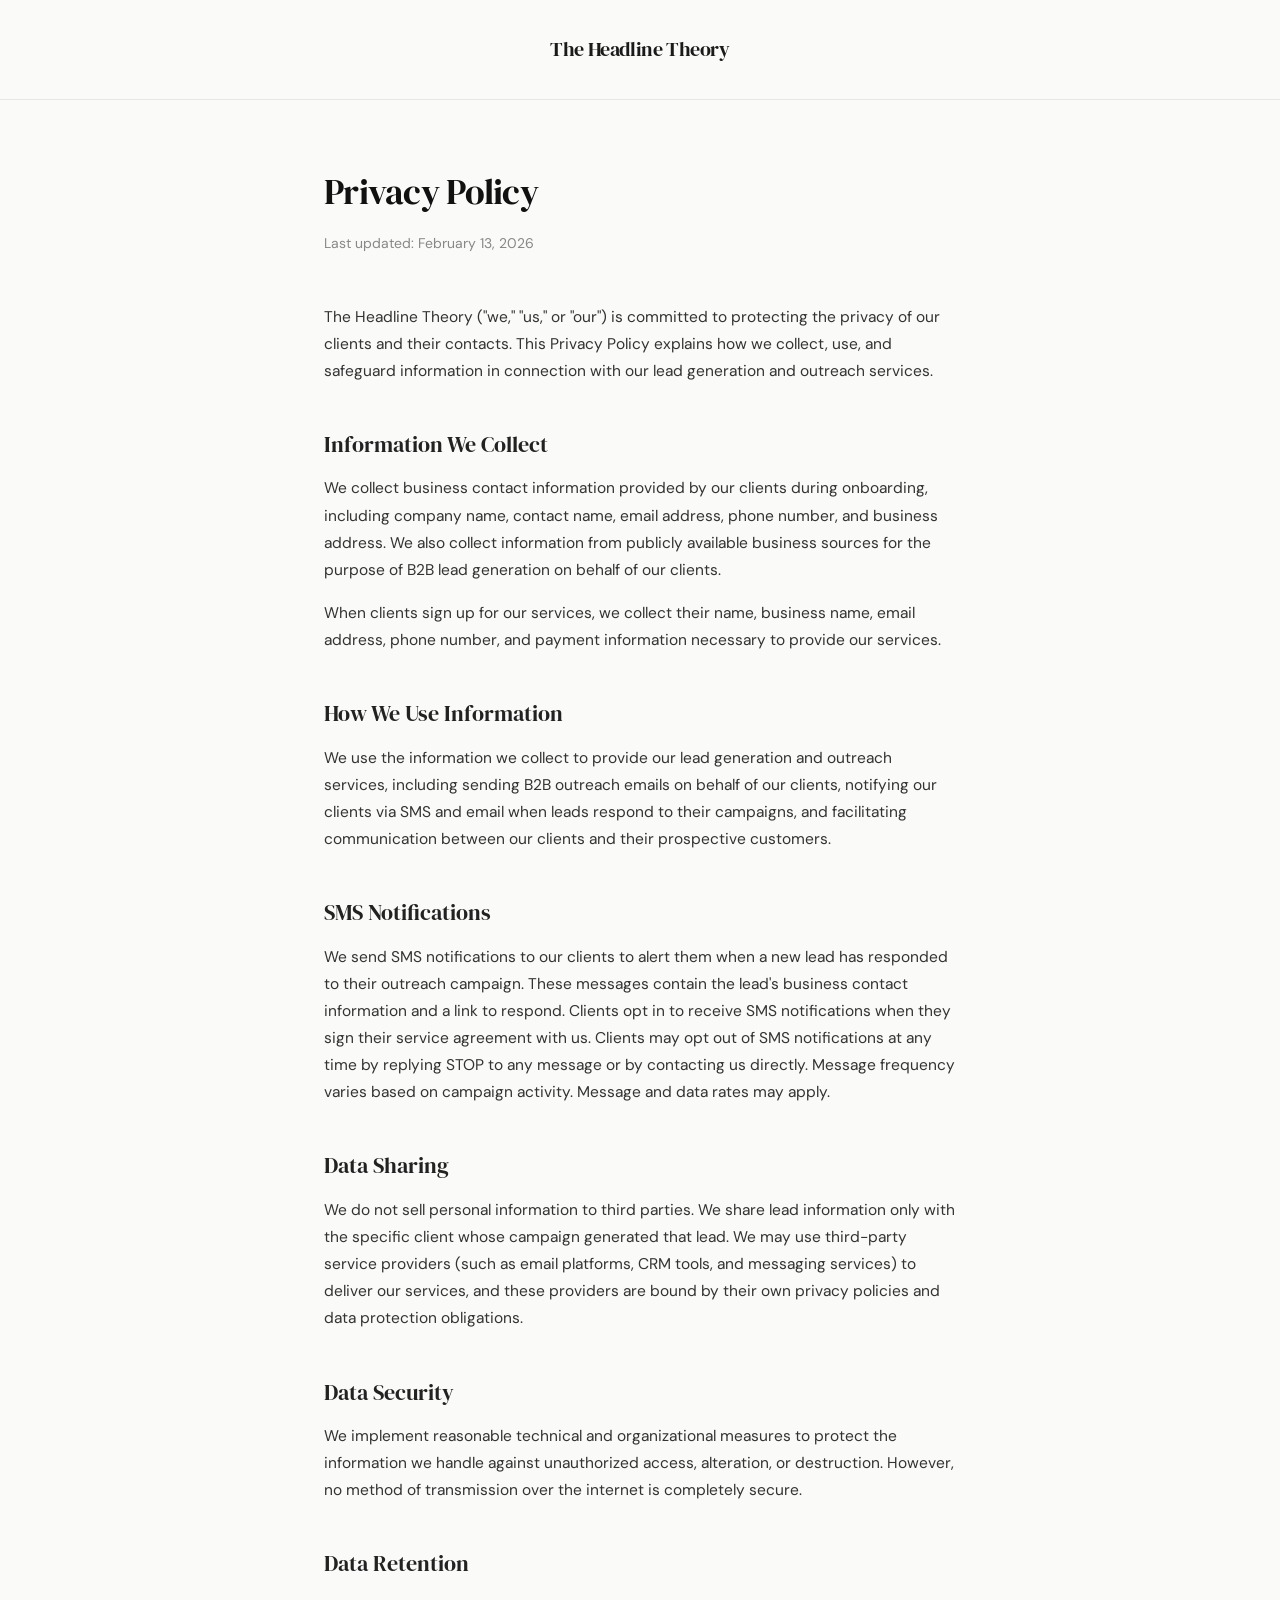
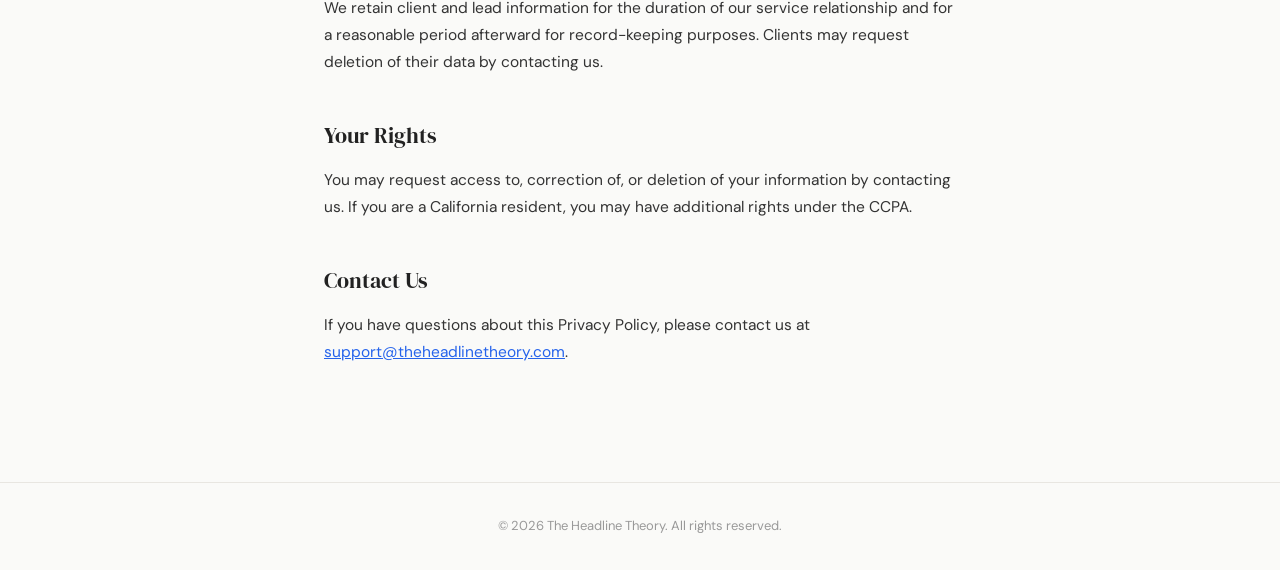
<file: privacy.html>
<!DOCTYPE html>
<html lang="en">
<head>
<meta charset="UTF-8">
<meta name="viewport" content="width=device-width, initial-scale=1.0">
<title>Privacy Policy — The Headline Theory</title>
<link rel="preconnect" href="https://fonts.googleapis.com">
<link href="https://fonts.googleapis.com/css2?family=DM+Sans:wght@400;500;700&family=DM+Serif+Display&display=swap" rel="stylesheet">
<style>
  *, *::before, *::after { margin: 0; padding: 0; box-sizing: border-box; }
  body {
    font-family: 'DM Sans', sans-serif;
    background: #fafaf8;
    color: #1a1a1a;
    line-height: 1.75;
    -webkit-font-smoothing: antialiased;
  }
  header {
    padding: 32px 24px;
    border-bottom: 1px solid #e8e6e1;
    text-align: center;
  }
  header .brand {
    font-family: 'DM Serif Display', serif;
    font-size: 20px;
    color: #1a1a1a;
    text-decoration: none;
    letter-spacing: -0.02em;
  }
  main {
    max-width: 680px;
    margin: 0 auto;
    padding: 60px 24px 100px;
  }
  h1 {
    font-family: 'DM Serif Display', serif;
    font-size: 36px;
    font-weight: 400;
    letter-spacing: -0.02em;
    margin-bottom: 8px;
    color: #111;
  }
  .last-updated {
    font-size: 14px;
    color: #888;
    margin-bottom: 48px;
  }
  h2 {
    font-family: 'DM Serif Display', serif;
    font-size: 22px;
    font-weight: 400;
    margin-top: 40px;
    margin-bottom: 12px;
    color: #222;
  }
  p {
    margin-bottom: 16px;
    font-size: 15.5px;
    color: #333;
  }
  a { color: #2563eb; }
  footer {
    text-align: center;
    padding: 32px 24px;
    border-top: 1px solid #e8e6e1;
    font-size: 13px;
    color: #999;
  }
</style>
</head>
<body>
<header>
  <a href="/" class="brand">The Headline Theory</a>
</header>
<main>
  <h1>Privacy Policy</h1>
  <p class="last-updated">Last updated: February 13, 2026</p>

  <p>The Headline Theory ("we," "us," or "our") is committed to protecting the privacy of our clients and their contacts. This Privacy Policy explains how we collect, use, and safeguard information in connection with our lead generation and outreach services.</p>

  <h2>Information We Collect</h2>
  <p>We collect business contact information provided by our clients during onboarding, including company name, contact name, email address, phone number, and business address. We also collect information from publicly available business sources for the purpose of B2B lead generation on behalf of our clients.</p>
  <p>When clients sign up for our services, we collect their name, business name, email address, phone number, and payment information necessary to provide our services.</p>

  <h2>How We Use Information</h2>
  <p>We use the information we collect to provide our lead generation and outreach services, including sending B2B outreach emails on behalf of our clients, notifying our clients via SMS and email when leads respond to their campaigns, and facilitating communication between our clients and their prospective customers.</p>

  <h2>SMS Notifications</h2>
  <p>We send SMS notifications to our clients to alert them when a new lead has responded to their outreach campaign. These messages contain the lead's business contact information and a link to respond. Clients opt in to receive SMS notifications when they sign their service agreement with us. Clients may opt out of SMS notifications at any time by replying STOP to any message or by contacting us directly. Message frequency varies based on campaign activity. Message and data rates may apply.</p>

  <h2>Data Sharing</h2>
  <p>We do not sell personal information to third parties. We share lead information only with the specific client whose campaign generated that lead. We may use third-party service providers (such as email platforms, CRM tools, and messaging services) to deliver our services, and these providers are bound by their own privacy policies and data protection obligations.</p>

  <h2>Data Security</h2>
  <p>We implement reasonable technical and organizational measures to protect the information we handle against unauthorized access, alteration, or destruction. However, no method of transmission over the internet is completely secure.</p>

  <h2>Data Retention</h2>
  <p>We retain client and lead information for the duration of our service relationship and for a reasonable period afterward for record-keeping purposes. Clients may request deletion of their data by contacting us.</p>

  <h2>Your Rights</h2>
  <p>You may request access to, correction of, or deletion of your information by contacting us. If you are a California resident, you may have additional rights under the CCPA.</p>

  <h2>Contact Us</h2>
  <p>If you have questions about this Privacy Policy, please contact us at <a href="mailto:support@theheadlinetheory.com">support@theheadlinetheory.com</a>.</p>
</main>
<footer>
  &copy; 2026 The Headline Theory. All rights reserved.
</footer>
</body>
</html>
</file>
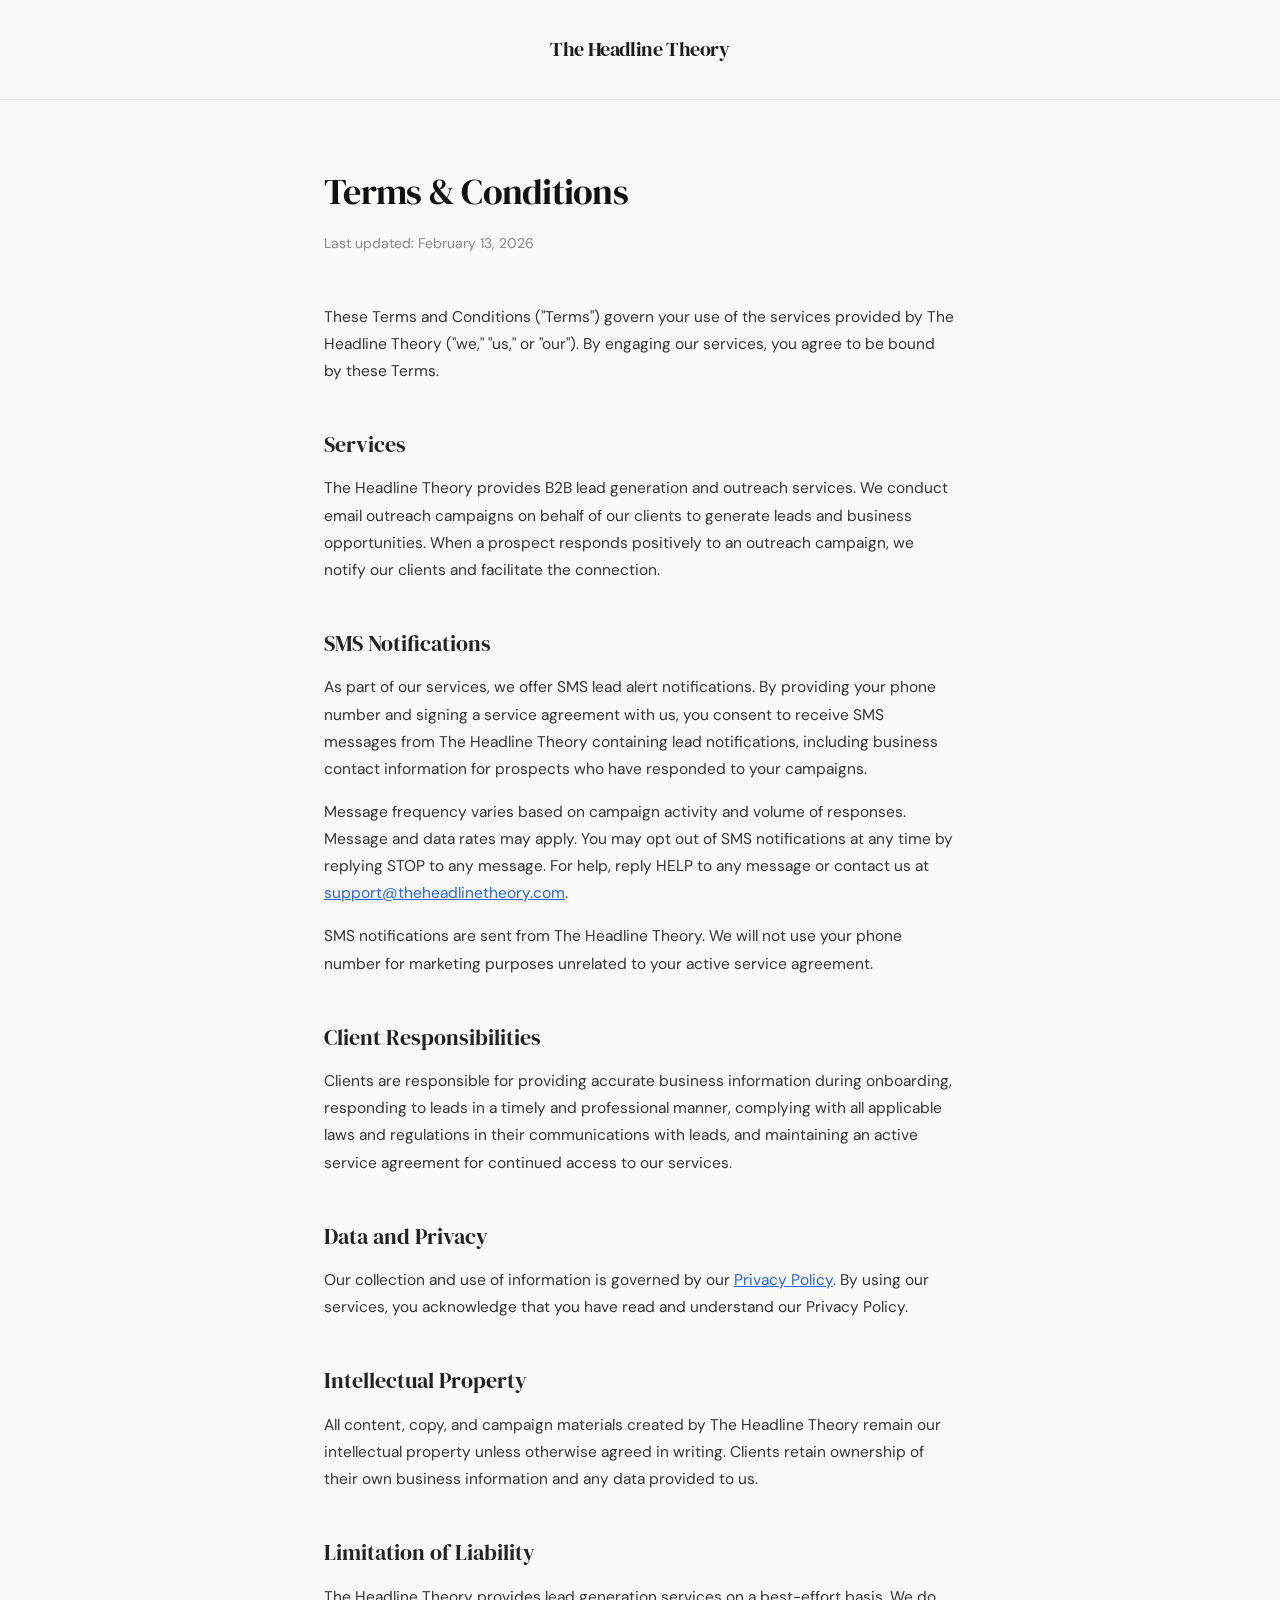
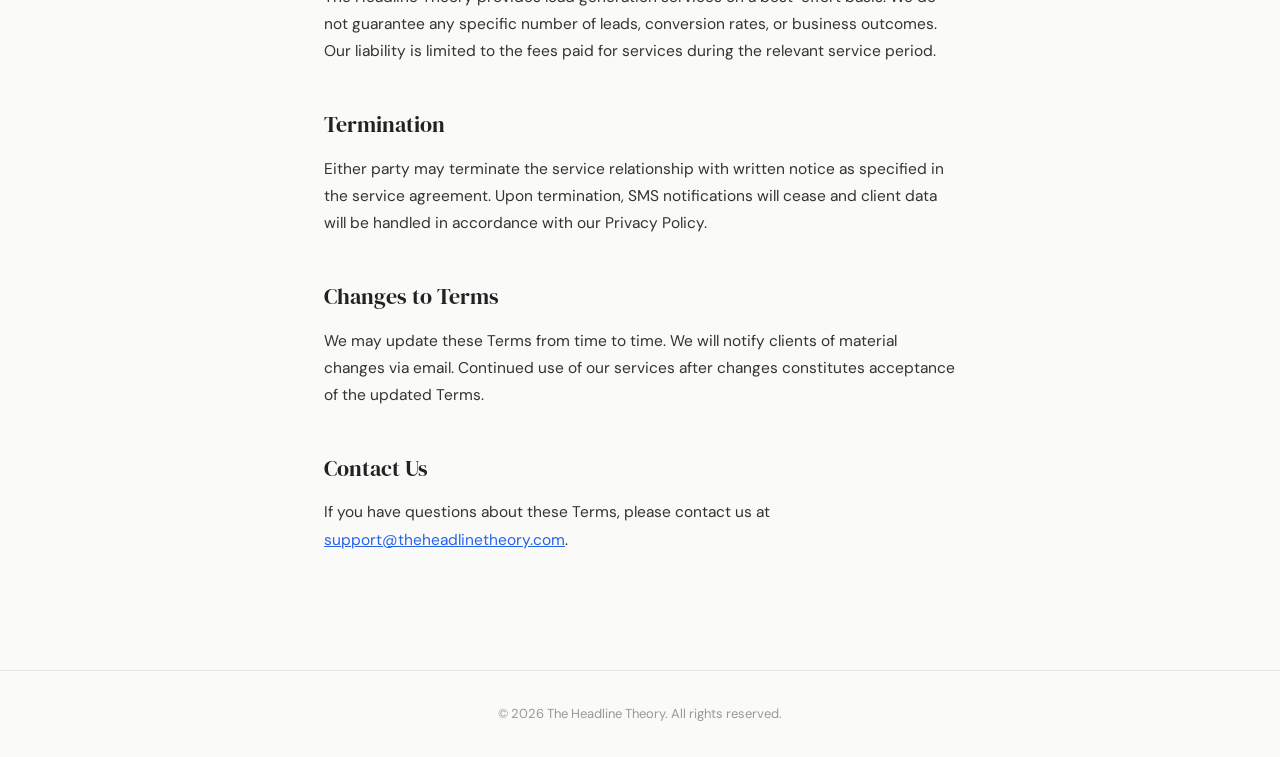
<file: terms.html>
<!DOCTYPE html>
<html lang="en">
<head>
<meta charset="UTF-8">
<meta name="viewport" content="width=device-width, initial-scale=1.0">
<title>Terms &amp; Conditions — The Headline Theory</title>
<link rel="preconnect" href="https://fonts.googleapis.com">
<link href="https://fonts.googleapis.com/css2?family=DM+Sans:wght@400;500;700&family=DM+Serif+Display&display=swap" rel="stylesheet">
<style>
  *, *::before, *::after { margin: 0; padding: 0; box-sizing: border-box; }
  body {
    font-family: 'DM Sans', sans-serif;
    background: #fafaf8;
    color: #1a1a1a;
    line-height: 1.75;
    -webkit-font-smoothing: antialiased;
  }
  header {
    padding: 32px 24px;
    border-bottom: 1px solid #e8e6e1;
    text-align: center;
  }
  header .brand {
    font-family: 'DM Serif Display', serif;
    font-size: 20px;
    color: #1a1a1a;
    text-decoration: none;
    letter-spacing: -0.02em;
  }
  main {
    max-width: 680px;
    margin: 0 auto;
    padding: 60px 24px 100px;
  }
  h1 {
    font-family: 'DM Serif Display', serif;
    font-size: 36px;
    font-weight: 400;
    letter-spacing: -0.02em;
    margin-bottom: 8px;
    color: #111;
  }
  .last-updated {
    font-size: 14px;
    color: #888;
    margin-bottom: 48px;
  }
  h2 {
    font-family: 'DM Serif Display', serif;
    font-size: 22px;
    font-weight: 400;
    margin-top: 40px;
    margin-bottom: 12px;
    color: #222;
  }
  p {
    margin-bottom: 16px;
    font-size: 15.5px;
    color: #333;
  }
  a { color: #2563eb; }
  footer {
    text-align: center;
    padding: 32px 24px;
    border-top: 1px solid #e8e6e1;
    font-size: 13px;
    color: #999;
  }
</style>
</head>
<body>
<header>
  <a href="/" class="brand">The Headline Theory</a>
</header>
<main>
  <h1>Terms &amp; Conditions</h1>
  <p class="last-updated">Last updated: February 13, 2026</p>

  <p>These Terms and Conditions ("Terms") govern your use of the services provided by The Headline Theory ("we," "us," or "our"). By engaging our services, you agree to be bound by these Terms.</p>

  <h2>Services</h2>
  <p>The Headline Theory provides B2B lead generation and outreach services. We conduct email outreach campaigns on behalf of our clients to generate leads and business opportunities. When a prospect responds positively to an outreach campaign, we notify our clients and facilitate the connection.</p>

  <h2>SMS Notifications</h2>
  <p>As part of our services, we offer SMS lead alert notifications. By providing your phone number and signing a service agreement with us, you consent to receive SMS messages from The Headline Theory containing lead notifications, including business contact information for prospects who have responded to your campaigns.</p>
  <p>Message frequency varies based on campaign activity and volume of responses. Message and data rates may apply. You may opt out of SMS notifications at any time by replying STOP to any message. For help, reply HELP to any message or contact us at <a href="mailto:support@theheadlinetheory.com">support@theheadlinetheory.com</a>.</p>
  <p>SMS notifications are sent from The Headline Theory. We will not use your phone number for marketing purposes unrelated to your active service agreement.</p>

  <h2>Client Responsibilities</h2>
  <p>Clients are responsible for providing accurate business information during onboarding, responding to leads in a timely and professional manner, complying with all applicable laws and regulations in their communications with leads, and maintaining an active service agreement for continued access to our services.</p>

  <h2>Data and Privacy</h2>
  <p>Our collection and use of information is governed by our <a href="privacy.html">Privacy Policy</a>. By using our services, you acknowledge that you have read and understand our Privacy Policy.</p>

  <h2>Intellectual Property</h2>
  <p>All content, copy, and campaign materials created by The Headline Theory remain our intellectual property unless otherwise agreed in writing. Clients retain ownership of their own business information and any data provided to us.</p>

  <h2>Limitation of Liability</h2>
  <p>The Headline Theory provides lead generation services on a best-effort basis. We do not guarantee any specific number of leads, conversion rates, or business outcomes. Our liability is limited to the fees paid for services during the relevant service period.</p>

  <h2>Termination</h2>
  <p>Either party may terminate the service relationship with written notice as specified in the service agreement. Upon termination, SMS notifications will cease and client data will be handled in accordance with our Privacy Policy.</p>

  <h2>Changes to Terms</h2>
  <p>We may update these Terms from time to time. We will notify clients of material changes via email. Continued use of our services after changes constitutes acceptance of the updated Terms.</p>

  <h2>Contact Us</h2>
  <p>If you have questions about these Terms, please contact us at <a href="mailto:support@theheadlinetheory.com">support@theheadlinetheory.com</a>.</p>
</main>
<footer>
  &copy; 2026 The Headline Theory. All rights reserved.
</footer>
</body>
</html>
</file>
